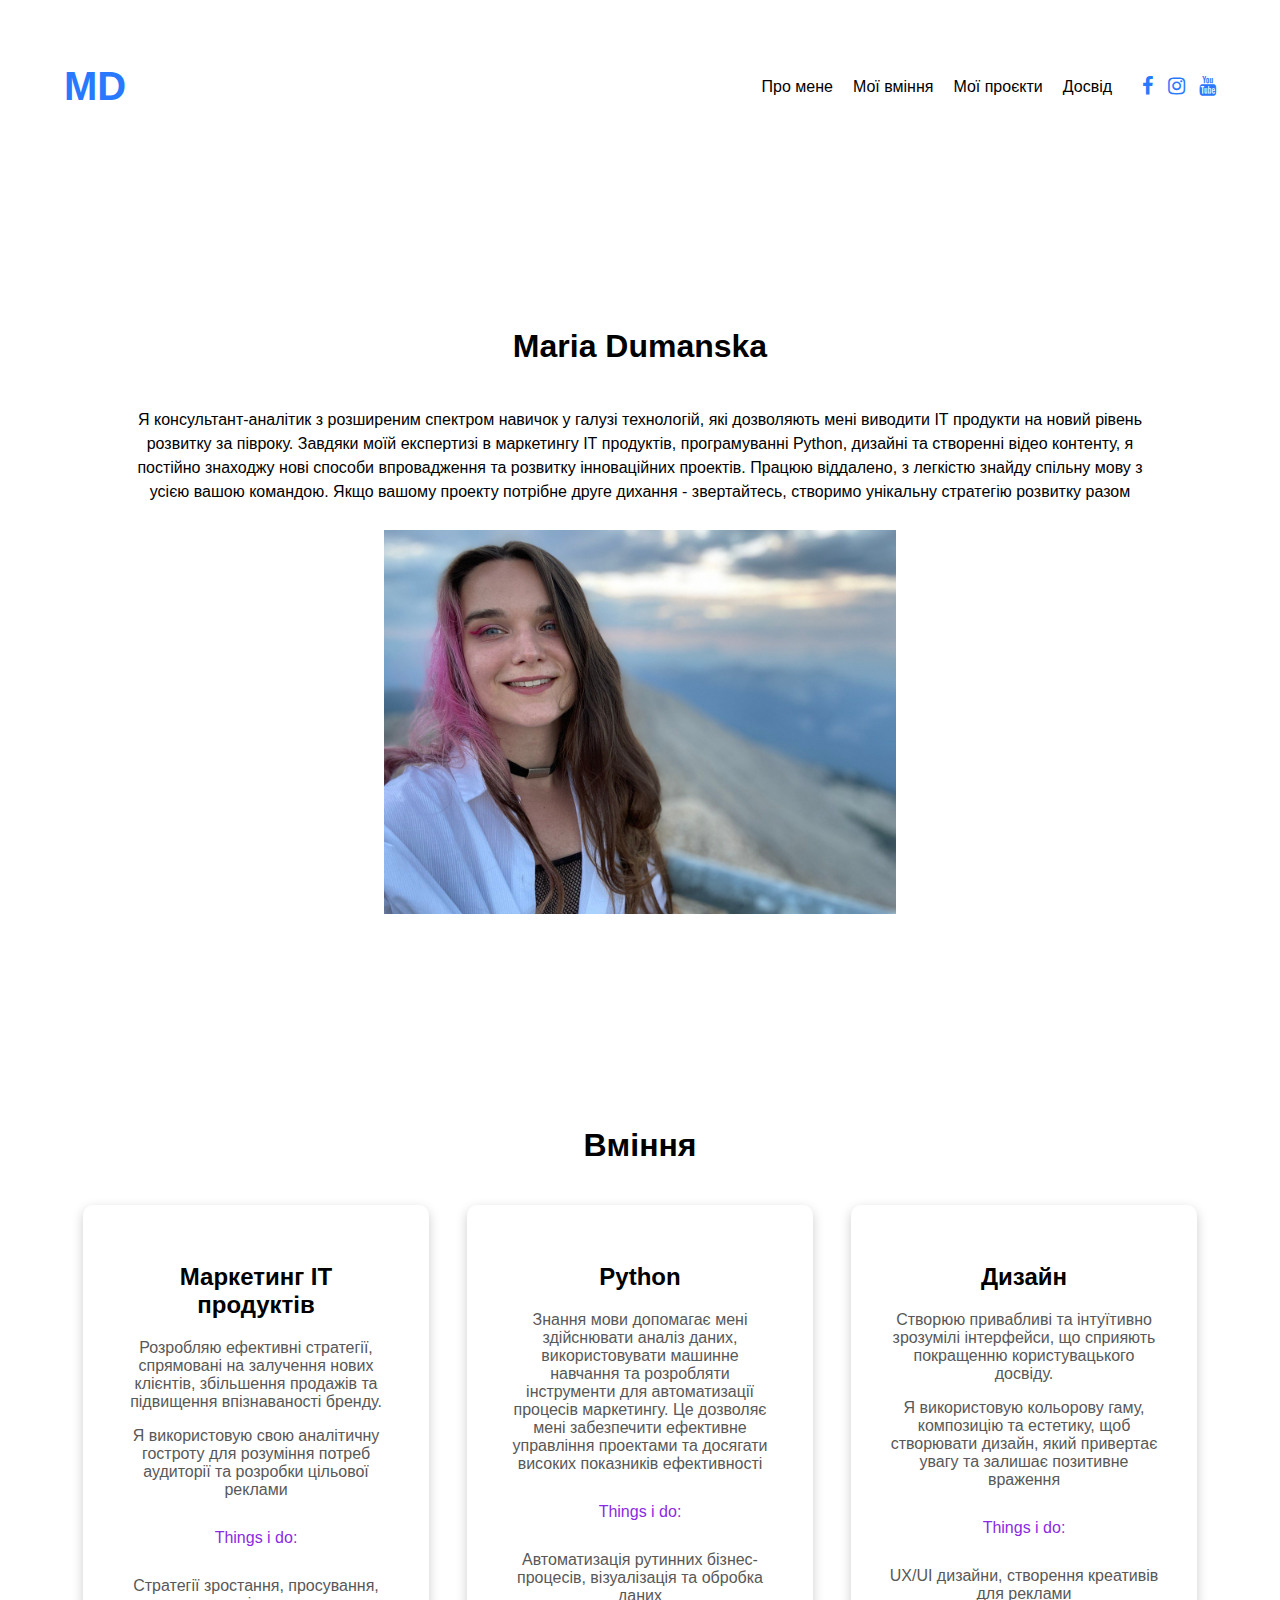
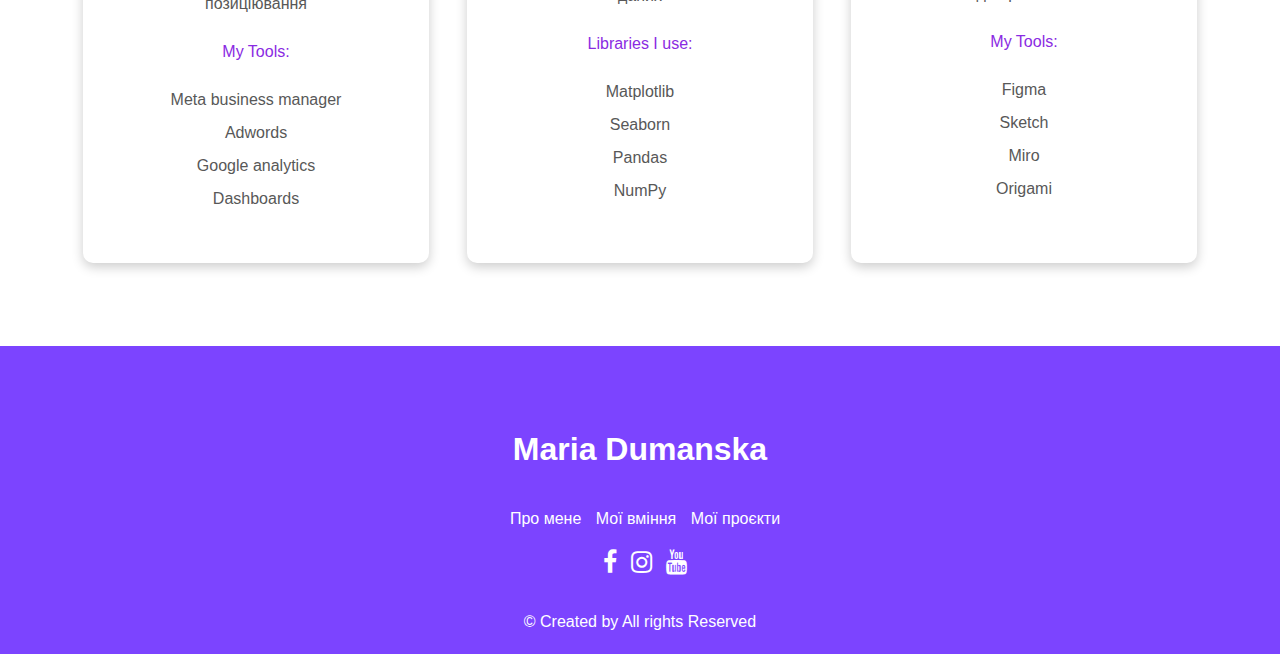
<file: index.html>
<!DOCTYPE html>
<html lang="uk">

<head>
    <meta charset="UTF-8">
    <meta name="viewport" content="width=device-width, initial-scale=1">
    <title>Maria Dumanska</title>
    <link rel="stylesheet" href="style.css">
    <link rel="stylesheet" href="https://cdnjs.cloudflare.com/ajax/libs/font-awesome/4.7.0/css/font-awesome.min.css">
</head>


<body>

    <header>
        <div class="logo">MD</div>
        <div class="menu-toggle" id="menu-toggle">
            <i class="fa fa-bars"></i>
        </div>
        <nav id="nav-menu">
            <a href="index.html">Про мене</a>
            <a href="#My">Мої вміння</a>
            <a href="#">Мої проєкти</a>
            <a href="about.html">Досвід</a>
            <div class="social-icons">
                <a href="#"><i class="fa fa-facebook-f"></i></a>
                <a href="#"><i class="fa fa-instagram"></i></a>
                <a href="#"><i class="fa fa-youtube"></i></a>
            </div>
        </nav>
    </header>
    <div class="main">
        <h1>Maria Dumanska</h1>
        <p id = 'My'>Я консультант-аналітик з розширеним спектром навичок у галузі технологій, які дозволяють мені виводити ІТ
            продукти на новий рівень розвитку за півроку. Завдяки моїй експертизі в маркетингу ІТ продуктів,
            програмуванні Python, дизайні та створенні відео контенту, я постійно знаходжу нові способи впровадження та
            розвитку інноваційних проектів. Працюю віддалено, з легкістю знайду спільну мову з усією вашою командою.
            Якщо вашому проекту потрібне друге дихання - звертайтесь, створимо унікальну стратегію розвитку разом</p>
        <img src="main.jpg">
    </div>
    <div class="main-grid">
        <h1>Вміння</h1>
        <div class="container">
            <h2>Маркетинг ІТ продуктів</h2>
            <p>Розробляю ефективні стратегії, спрямовані на залучення нових клієнтів, збільшення продажів та підвищення
                впізнаваності бренду. </p>
            <p>Я використовую свою аналітичну гостроту для розуміння потреб аудиторії та розробки цільової реклами</p>
            <p class="info">Things i do:</p>
            <p>Стратегії зростання, просування, позиціювання</p>
            <p class="info">My Tools:</p>
            <ul>
                <li>Meta business manager</li>
                <li>Adwords</li>
                <li>Google analytics</li>
                <li>Dashboards</li>
            </ul>
        </div>
        <div class="container">
            <h2>Python</h2>
            <p>Знання мови допомагає мені здійснювати аналіз даних, використовувати машинне навчання та розробляти
                інструменти для автоматизації процесів маркетингу. Це дозволяє мені забезпечити ефективне управління
                проектами та досягати високих показників ефективності</p>
            <p class="info">Things i do:</p>
            <p>Автоматизація рутинних бізнес-процесів, візуалізація та обробка даних</p>
            <p class="info">Libraries I use:</p>
            <ul>
                <li>Matplotlib</li>
                <li>Seaborn</li>
                <li>Pandas</li>
                <li>NumPy</li>
            </ul>
        </div>
        <div class="container">
            <h2>Дизайн</h2>
            <p>Створюю привабливі та інтуїтивно зрозумілі інтерфейси, що сприяють покращенню користувацького досвіду.
            </p>
            <p>Я використовую кольорову гаму, композицію та естетику, щоб створювати дизайн, який привертає увагу та
                залишає позитивне враження</p>
            <p class="info">Things i do:</p>
            <p>UX/UI дизайни, створення креативів для реклами</p>
            <p class="info">My Tools:</p>
            <ul>
                <li>Figma</li>
                <li>Sketch</li>
                <li>Miro</li>
                <li>Origami</li>
            </ul>
        </div>
    </div>
    <footer>
        <h1>Maria Dumanska</h1>
        <nav>
            <div class="f_nav">
                <a href="#">Про мене</a>
                <a href="#">Мої вміння</a>
                <a href="#">Мої проєкти</a>
            </div>
            <div class="f_social-icons">
                <a href="#"><i class="fa fa-facebook-f"></i></a>
                <a href="#"><i class="fa fa-instagram"></i></a>
                <a href="#"><i class="fa fa-youtube"></i></a>
            </div>
        </nav>
        <p>© Created by All rights Reserved</p>
    </footer>
    <script>
        document.getElementById("menu-toggle").addEventListener("click", function () {
            document.getElementById("nav-menu").classList.toggle("show");
        });
    </script>

</body>

</html>
</file>
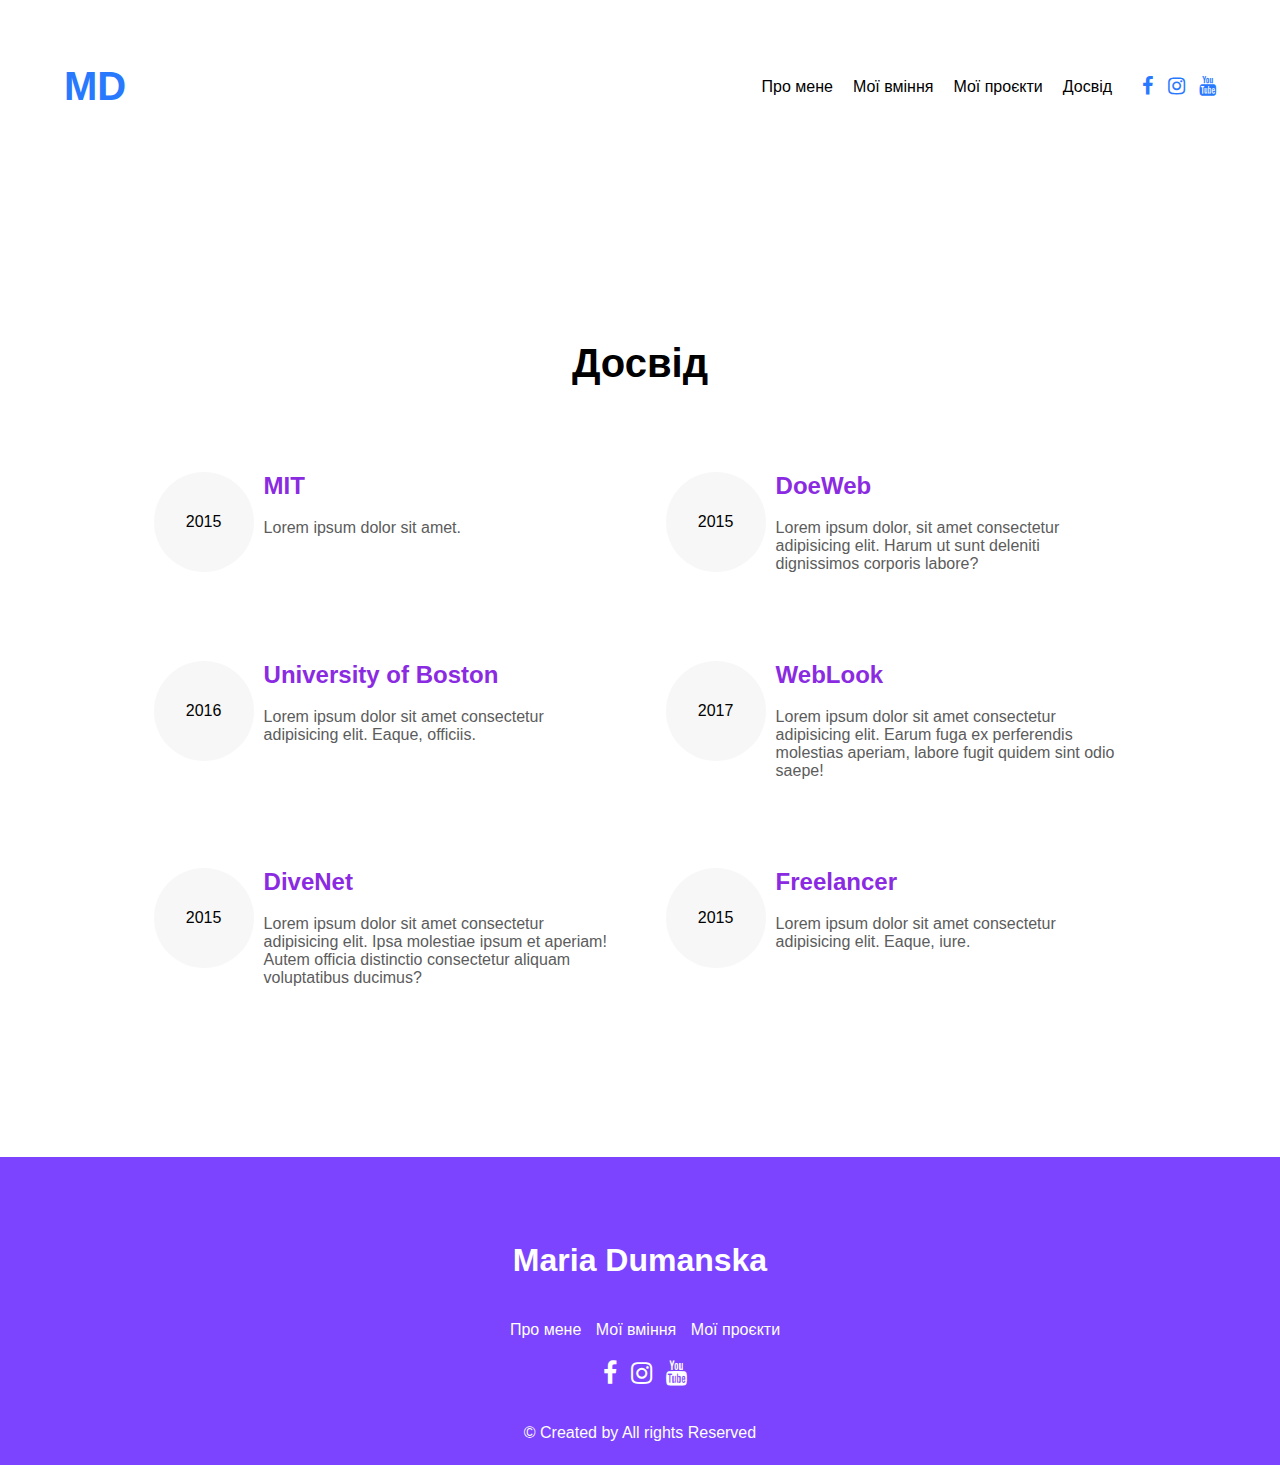
<file: about.html>
<!DOCTYPE html>
<html lang="uk">

<head>
    <meta charset="UTF-8">
    <meta name="viewport" content="width=device-width, initial-scale=1">
    <title>Maria Dumanska</title>
    <link rel="stylesheet" href="style.css">
    <link rel="stylesheet" href="https://cdnjs.cloudflare.com/ajax/libs/font-awesome/4.7.0/css/font-awesome.min.css">
</head>


<body>

    <header>
        <div class="logo">MD</div>
        <div class="menu-toggle" id="menu-toggle">
            <i class="fa fa-bars"></i>
        </div>
        <nav id="nav-menu">
            <a href="index.html">Про мене</a>
            <a href="#">Мої вміння</a>
            <a href="#">Мої проєкти</a>
            <a href="about.html">Досвід</a>
            <div class="social-icons">
                <a href="#"><i class="fa fa-facebook-f"></i></a>
                <a href="#"><i class="fa fa-instagram"></i></a>
                <a href="#"><i class="fa fa-youtube"></i></a>
            </div>
        </nav>
    </header>
    <div class="exp">
        <h1>Досвід</h1>
        <div class="exp_container">
            <div class="year">2015</div>
            <div class="exp_text">
                <h2>MIT</h2>
                <p>Lorem ipsum dolor sit amet.</p>
            </div>
        </div>
                <div class="exp_container">
            <div class="year">2015</div>
            <div class="exp_text">
                <h2>DoeWeb</h2>
                <p>Lorem ipsum dolor, sit amet consectetur adipisicing elit. Harum ut sunt deleniti dignissimos corporis labore?</p>
            </div>
        </div>
                <div class="exp_container">
            <div class="year">2016</div>
            <div class="exp_text">
                <h2>University of Boston</h2>
                <p>Lorem ipsum dolor sit amet consectetur adipisicing elit. Eaque, officiis.</p>
            </div>
        </div>
                <div class="exp_container">
            <div class="year">2017</div>
            <div class="exp_text">
                <h2>WebLook</h2>
                <p>Lorem ipsum dolor sit amet consectetur adipisicing elit. Earum fuga ex perferendis molestias aperiam, labore fugit quidem sint odio saepe!</p>
            </div>
        </div>
                <div class="exp_container">
            <div class="year">2015</div>
            <div class="exp_text">
                <h2>DiveNet</h2>
                <p>Lorem ipsum dolor sit amet consectetur adipisicing elit. Ipsa molestiae ipsum et aperiam! Autem officia distinctio consectetur aliquam voluptatibus ducimus?</p>
            </div>
        </div>
                <div class="exp_container">
            <div class="year">2015</div>
            <div class="exp_text">
                <h2>Freelancer</h2>
                <p>Lorem ipsum dolor sit amet consectetur adipisicing elit. Eaque, iure.</p>
            </div>
        </div>
    </div>
    <footer>
        <h1>Maria Dumanska</h1>
        <nav>
            <div class="f_nav">
                <a href="#">Про мене</a>
                <a href="#">Мої вміння</a>
                <a href="#">Мої проєкти</a>
            </div>
            <div class="f_social-icons">
                <a href="#"><i class="fa fa-facebook-f"></i></a>
                <a href="#"><i class="fa fa-instagram"></i></a>
                <a href="#"><i class="fa fa-youtube"></i></a>
            </div>
        </nav>
        <p>© Created by All rights Reserved</p>
    </footer>
    <script>
        document.getElementById("menu-toggle").addEventListener("click", function () {
            document.getElementById("nav-menu").classList.toggle("show");
        });
    </script>

</body>

</html>
</file>
<file: style.css>
body {
    margin: 0;
    font-family: Arial, sans-serif;
}

header {
    display: flex;
    justify-content: space-between;
    align-items: center;
    padding: 10px 30px;
    background-color: white;
    padding: 5%;
}

.logo {
    font-size: 40px;
    color: #2979ff;
    font-weight: bold;
}

nav {
    display: flex;
    align-items: center;
    gap: 20px;
}

nav a {
    text-decoration: none;
    color: black;
    font-size: 16px;
}

.social-icons a {
    margin-left: 10px;
    color: #2979ff;
    font-size: 20px;
    text-decoration: none;
}

.main {
    display: flex;
    flex-direction: column;
    align-items: center;
    padding: 10%;
    text-align: center;
    line-height: 1.5;
}

.main img {
    width: 50%;
    height: 50%;
    min-width: 200px;
    margin-top: 10px;
}

.main-grid {
    display: grid;
    grid-template-columns: repeat(3, 1fr);
    padding: 5%;
}

.main-grid h1 {
    grid-column: span 3;
    text-align: center;
    color: #000;
}

.container {
    padding: 10%;
    margin: 5%;
    border-radius: 10px;
    box-shadow: 0 4px 12px rgba(0, 0, 0, 0.2);
    text-align: center;
    color: rgb(88, 88, 88);
}

.container h2 {
    color: #000;
}

.container ul {
    list-style-type: none;
    padding-left: 0;
}

.container ul li {
    margin-bottom: 15px;
}

.info {
    color: blueviolet;
    margin-top: 30px;
    margin-bottom: 30px;
}

footer {
    display: flex;
    flex-direction: column;
    text-align: center;
    background: rgb(124, 68, 255);
    color: white;
    height: 20vh;
    padding: 5%;
    gap: 20px;
}

footer nav {
    display: flex;
    flex-direction: column;
}

.f_nav a {
    color: white;
    margin-left: 10px
}

.f_social-icons a {
    margin-left: 10px;
    color: #ffffff;
    font-size: 25px;
    text-decoration: none;
}

.menu-toggle {
    display: none;
    font-size: 28px;
    cursor: pointer;
    color: #2979ff;
}





.exp{
    display: grid;
    grid-template-columns: repeat(2, 1fr);
    padding: 10%;
}

.exp h1{
    grid-column: span 2;
    text-align: center;
    margin: 40px;
    font-size: 40px;
}

.year{
    height: 100px;
    width: 100px;
    min-width: 100px;
    min-height: 100px;
    background: #c7c2c223;
    border-radius: 100%;
    text-align: center;
    display: flex;
    align-items: center;
    justify-content: center;
    margin-top: 20px;
}

.year:hover{
    background: #2979ff;
}

.exp_container{
    display: flex;
    gap: 10px;
    padding: 5%;
}

.exp_text p{
    color: rgb(92, 92, 92);
}

.exp_text h2{
    color:blueviolet;
}


@media (max-width: 500px) {
    .main-grid {
        display: flex;
        flex-direction: column;
    }

    header nav {
        display: none;
        flex-direction: column;
        gap: 20px;
        background-color: white;
        position: absolute;
        top: 70px;
        height: 100vh;
        right: 0;
        left: 0;
        padding: 20px;
        box-shadow: 0 4px 10px rgba(0, 0, 0, 0.1);
        z-index: 1;
    }


    nav.show {
        display: flex;
    }

    .menu-toggle {
        display: block;
    }

    .exp{
        display: flex;
        flex-direction: column;
    }
    .exp_container{
        margin-bottom: 30px;
    }

}
</file>
